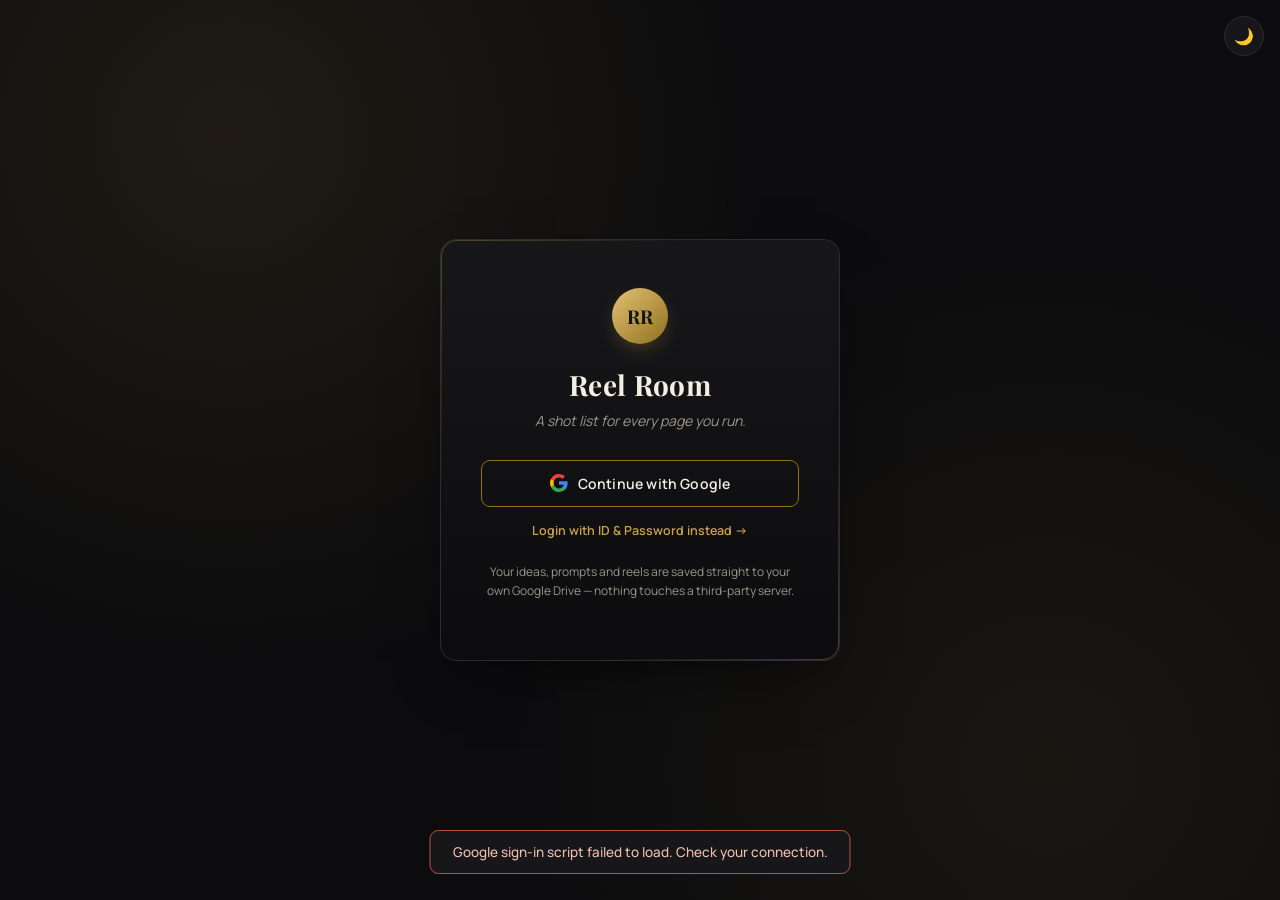
<file: index.html>
<!doctype html>
<html lang="en">
<head>
<script>
  (function(){
    try {
      var t = localStorage.getItem('rr_theme') || 'dark';
      document.documentElement.setAttribute('data-theme', t);
    } catch(e){}
  })();
</script>
<meta charset="UTF-8">
<meta name="viewport" content="width=device-width, initial-scale=1.0">
<title>Reel Room — Content Pipeline</title>
<link rel="icon" href="data:,">
<link rel="preconnect" href="https://fonts.googleapis.com">
<link href="https://fonts.googleapis.com/css2?family=Playfair+Display:wght@600;700&family=Manrope:wght@400;500;600;700&family=JetBrains+Mono:wght@400;500&display=swap" rel="stylesheet">
<link rel="stylesheet" href="style.css">
</head>
<body>

<button id="theme-toggle-btn" class="theme-toggle-fab" title="Toggle light / dark mode">🌙</button>

<!-- ===== LOGIN SCREEN ===== -->
<div id="login-screen" class="login-screen">
  <div class="login-card">
    <div class="login-mark">RR</div>
    <h1>Reel Room</h1>
    <p class="login-sub">A shot list for every page you run.</p>
    <button id="google-signin-btn" class="btn-google">
      <svg width="18" height="18" viewBox="0 0 18 18" aria-hidden="true"><path fill="#4285F4" d="M17.64 9.2c0-.64-.06-1.25-.16-1.84H9v3.48h4.84a4.14 4.14 0 0 1-1.8 2.72v2.26h2.9c1.7-1.57 2.7-3.88 2.7-6.62z"/><path fill="#34A853" d="M9 18c2.43 0 4.47-.8 5.96-2.18l-2.9-2.26c-.8.54-1.84.86-3.06.86-2.35 0-4.34-1.59-5.05-3.72H.98v2.33A9 9 0 0 0 9 18z"/><path fill="#FBBC05" d="M3.95 10.7A5.4 5.4 0 0 1 3.67 9c0-.59.1-1.17.28-1.7V4.97H.98A9 9 0 0 0 0 9c0 1.45.35 2.83.98 4.03l2.97-2.33z"/><path fill="#EA4335" d="M9 3.58c1.32 0 2.5.45 3.44 1.35l2.58-2.58C13.46.89 11.43 0 9 0A9 9 0 0 0 .98 4.97l2.97 2.33C4.66 5.17 6.65 3.58 9 3.58z"/></svg>
      Continue with Google
    </button>

    <button id="show-id-login-btn" class="link-btn">Login with ID &amp; Password instead →</button>

    <div id="id-login-form" class="id-login-form" hidden>
      <label for="id-username">Username</label>
      <input id="id-username" type="text" autocomplete="username">
      <label for="id-password">Password</label>
      <input id="id-password" type="password" autocomplete="current-password">
      <button id="id-login-btn" class="btn-primary" style="width:100%; margin-top:14px;">Log in</button>
      <button id="back-to-google-btn" class="link-btn">← Back</button>
    </div>

    <p class="login-hint">Your ideas, prompts and reels are saved straight to your own Google Drive — nothing touches a third-party server.</p>
  </div>
</div>

<!-- ===== APP SHELL ===== -->
<div id="app" class="app" hidden>

  <button id="sidebar-toggle" class="sidebar-toggle" aria-label="Toggle menu">☰</button>

  <aside class="sidebar" id="sidebar">
    <div class="sidebar-header">
      <span class="brand">Reel Room</span>
      <button id="add-page-btn" class="btn-icon" title="Add a page">+</button>
    </div>

    <div id="page-list" class="page-list"></div>

    <div class="sidebar-footer">
      <button id="theme-toggle-btn" class="theme-toggle" title="Switch theme">
        <span class="theme-icon-dark">🌙</span>
        <span class="theme-icon-light">☀️</span>
        <span id="theme-toggle-label">Dark mode</span>
      </button>
      <div id="drive-status" class="drive-status">Syncing to Drive…</div>
      <div class="account-row">
        <img id="account-avatar" class="account-avatar" alt="">
        <span id="account-name" class="account-name"></span>
      </div>
      <button id="signout-btn" class="signout-btn">Sign out</button>
    </div>
  </aside>

  <main class="main">
    <div id="empty-state" class="empty-state">
      <div class="empty-mark">＋</div>
      <h2>No page open yet</h2>
      <p>Add a Facebook page on the left to start stacking ideas for it.</p>
    </div>

    <div id="page-view" class="page-view" hidden>
      <header class="page-header">
        <div>
          <h2 id="page-title-display"></h2>
          <span class="page-sub">Content workspace</span>
        </div>
        <div class="header-actions">
          <button id="rename-page-btn" class="btn-ghost">Rename</button>
          <button id="delete-page-btn" class="btn-ghost btn-danger">Delete page</button>
        </div>
      </header>

      <nav class="tabs" role="tablist">
        <button class="tab-btn active" data-tab="ideas">Ideas</button>
        <button class="tab-btn" data-tab="master">Master Prompt</button>
        <button class="tab-btn" data-tab="uploaded">Uploaded Reels</button>
        <button class="tab-btn" data-tab="tables">Custom Tables</button>
        <button class="tab-btn" data-tab="automation">Automation</button>
      </nav>

      <!-- IDEAS TAB -->
      <section id="tab-ideas" class="tab-panel">
        <div class="panel-toolbar">
          <span id="ideas-count" class="panel-count"></span>
          <button id="add-idea-btn" class="btn-primary">+ New idea</button>
        </div>
        <div class="table-wrap">
          <table class="reel-table">
            <thead>
              <tr>
                <th class="col-code">Code</th>
                <th>Title</th>
                <th class="col-desc">Description</th>
                <th>Tags</th>
                <th>Date</th>
                <th>Time</th>
                <th>Thumb</th>
                <th>Video</th>
                <th class="col-done">Uploaded</th>
                <th class="col-actions"></th>
              </tr>
            </thead>
            <tbody id="ideas-tbody"></tbody>
          </table>
          <div id="ideas-empty" class="table-empty" hidden>No ideas yet. Add your first one above.</div>
        </div>
      </section>

      <!-- MASTER PROMPT TAB -->
      <section id="tab-master" class="tab-panel" hidden>
        <div class="master-panel">
          <label for="master-prompt-input">Master / sticky prompt for this page</label>
          <p class="field-hint">Kept separate from individual ideas — reuse it as your base style, tone or system prompt.</p>
          <textarea id="master-prompt-input" rows="12" placeholder="e.g. Write hooks in Roman Urdu, punchy first line, CTA to follow the page…"></textarea>
          <button id="save-master-btn" class="btn-primary">Save prompt</button>
          <span id="master-saved-tag" class="saved-tag" hidden>Saved ✓</span>
        </div>
      </section>

      <!-- UPLOADED REELS TAB -->
      <section id="tab-uploaded" class="tab-panel" hidden>
        <div class="table-wrap">
          <table class="reel-table">
            <thead>
              <tr>
                <th class="col-code">Code</th>
                <th>Title</th>
                <th class="col-desc">Description</th>
                <th>Tags</th>
                <th>Date</th>
                <th>Time</th>
                <th>Thumb</th>
                <th>Video</th>
                <th class="col-actions"></th>
              </tr>
            </thead>
            <tbody id="uploaded-tbody"></tbody>
          </table>
          <div id="uploaded-empty" class="table-empty" hidden>Nothing uploaded yet — tick "Uploaded" on an idea to move it here.</div>
        </div>
      </section>

      <!-- CUSTOM TABLES TAB (fully user-defined headings & content) -->
      <section id="tab-tables" class="tab-panel" hidden>
        <div class="panel-toolbar">
          <span class="panel-count">Build your own table — any headings, any content</span>
          <button id="add-table-btn" class="btn-primary">+ New table</button>
        </div>
        <div id="custom-tables-list" class="custom-tables-list"></div>
      </section>

      <!-- AUTOMATION TAB — link a real Facebook Page, auto-publish on schedule -->
      <section id="tab-automation" class="tab-panel" hidden>
        <div id="automation-locked" class="master-panel" hidden>
          <label>Automation needs backend login</label>
          <p class="field-hint">
            Auto-publishing runs on a schedule, in the background — that only works through
            the ID &amp; Password login mode. Sign out and log back in with
            "Login with ID &amp; Password instead" to set this up.
          </p>
        </div>
        <div id="automation-panel" class="master-panel" hidden>
          <label>Facebook Page connection</label>
          <p id="automation-status" class="field-hint">Checking…</p>
          <button id="fb-connect-btn" class="btn-primary">Connect Facebook Page</button>
          <button id="fb-unlink-btn" class="btn-ghost btn-danger" hidden>Disconnect</button>
          <p class="field-hint" style="margin-top:18px;">
            Once connected, any idea whose <strong>Scheduled date</strong> is today will be
            posted automatically as a Reel (if it has a video) or a photo post (if it only
            has a thumbnail) — once a day, no manual work needed.
          </p>
        </div>
      </section>
    </div>
  </main>
</div>

<!-- ===== ADD/EDIT IDEA MODAL ===== -->
<div id="idea-modal" class="modal" hidden>
  <div class="modal-card">
    <h3 id="modal-title">New idea</h3>

    <label for="f-title">Title</label>
    <input id="f-title" type="text" placeholder="e.g. Behind the scenes reel">

    <label for="f-desc">Description</label>
    <textarea id="f-desc" rows="3" placeholder="What happens in this reel…"></textarea>

    <label for="f-hashtags">Hashtags</label>
    <input id="f-hashtags" type="text" placeholder="#reels #fbpage #trending">

    <label for="f-date">Scheduled date</label>
    <input id="f-date" type="date">

    <label for="f-time">Scheduled time</label>
    <input id="f-time" type="time">
    <p class="field-hint" style="margin-top:4px;">Used by auto-publish — posts within ~30 minutes of this time.</p>

    <div class="field-row">
      <div class="field-col">
        <label for="f-thumb">Thumbnail</label>
        <input id="f-thumb" type="file" accept="image/*">
        <div id="thumb-preview" class="file-preview" hidden></div>
      </div>
      <div class="field-col">
        <label for="f-video">Video</label>
        <input id="f-video" type="file" accept="video/*">
        <div id="video-preview" class="file-preview" hidden></div>
      </div>
    </div>

    <div id="upload-progress" class="upload-progress" hidden>Uploading to Drive…</div>

    <div class="modal-actions">
      <button id="modal-cancel" class="btn-ghost">Cancel</button>
      <button id="modal-save" class="btn-primary">Save idea</button>
    </div>
  </div>
</div>

<!-- ===== GENERIC PROMPT/CONFIRM MODAL (replaces native browser popups) ===== -->
<div id="generic-modal" class="modal" hidden>
  <div class="modal-card small">
    <h3 id="generic-modal-title">Title</h3>
    <p id="generic-modal-message" class="generic-modal-message" hidden></p>
    <input id="generic-modal-input" type="text" hidden>
    <div class="modal-actions">
      <button id="generic-modal-cancel" class="btn-ghost">Cancel</button>
      <button id="generic-modal-confirm" class="btn-primary">OK</button>
    </div>
  </div>
</div>

<!-- ===== VIDEO PREVIEW MODAL ===== -->
<div id="video-modal" class="modal" hidden>
  <div class="modal-card video-modal-card">
    <div class="video-modal-header">
      <h3>Video preview</h3>
      <button id="video-modal-close" class="icon-btn" title="Close">✕</button>
    </div>
    <video id="video-modal-player" controls autoplay></video>
  </div>
</div>

<div id="toast" class="toast" hidden></div>

<script src="https://accounts.google.com/gsi/client" async defer></script>
<script src="config.js"></script>
<script src="app.js"></script>
</body>
</html>
</file>
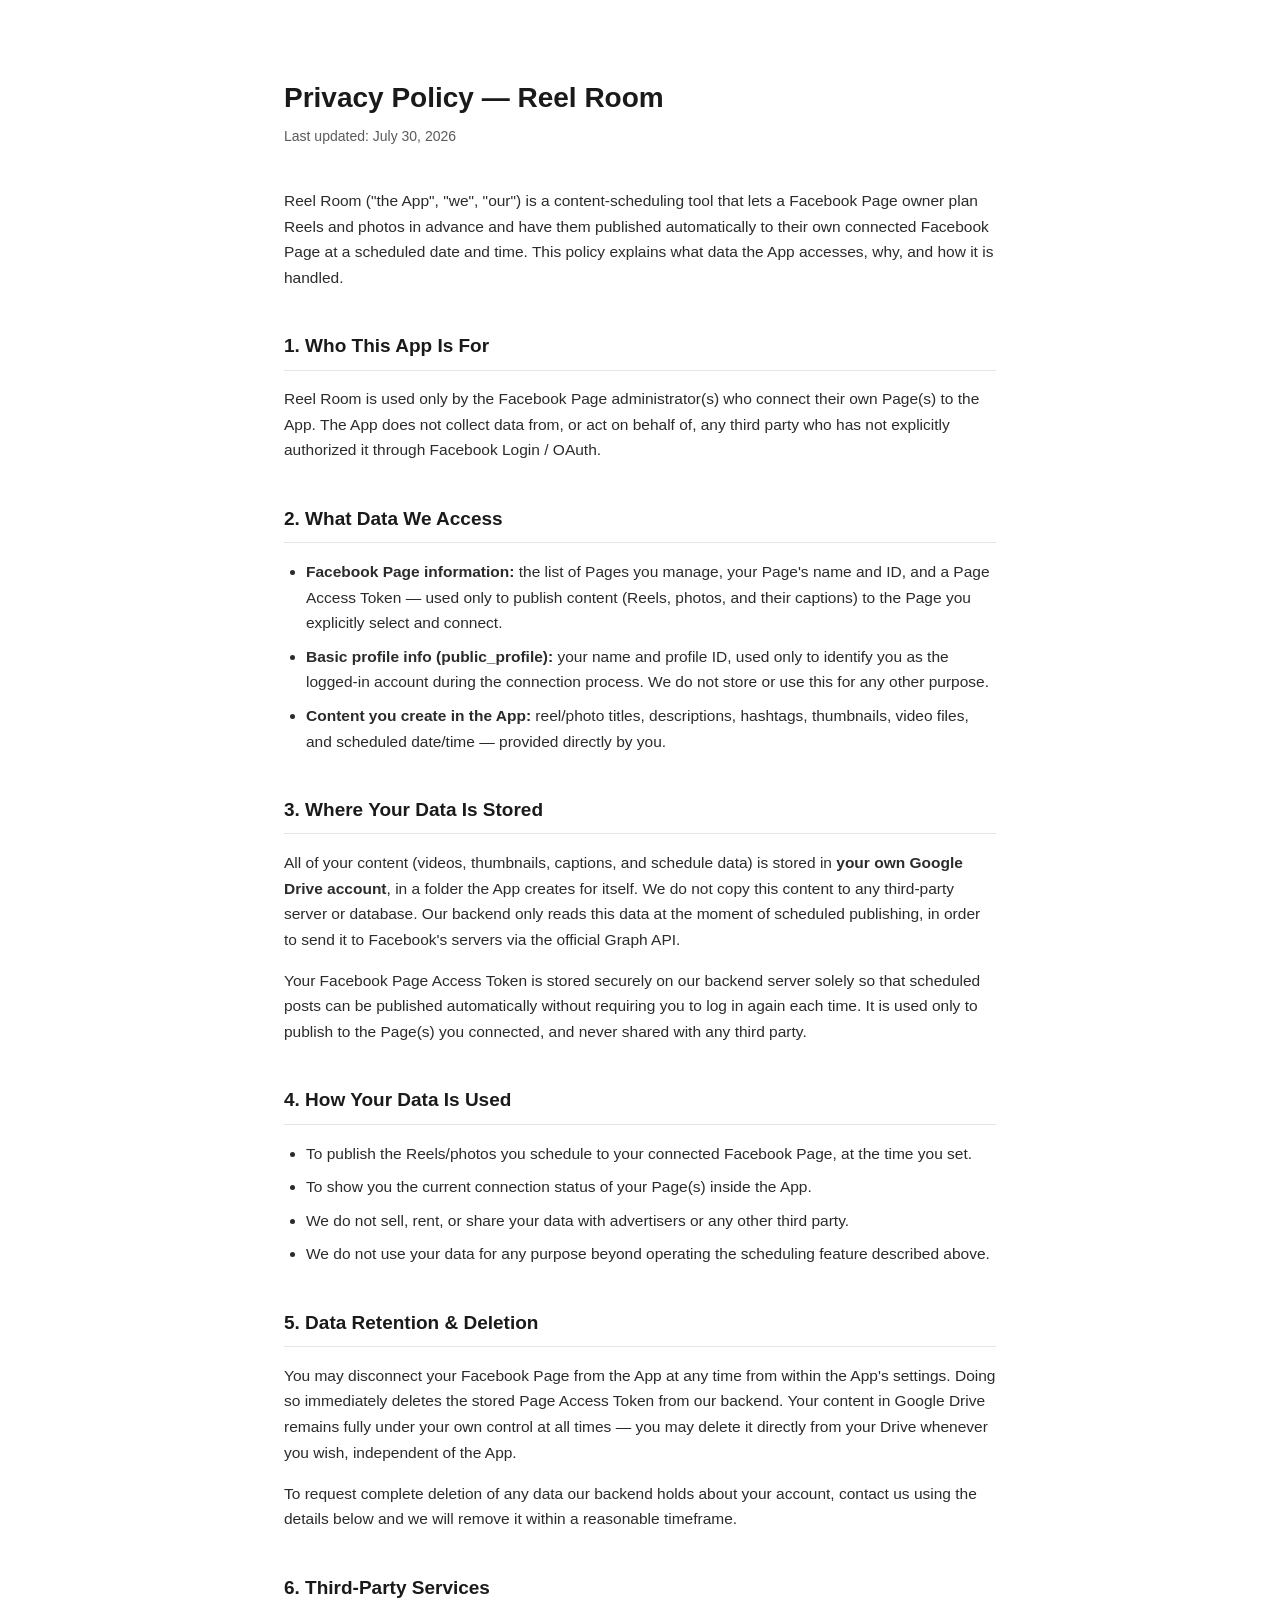
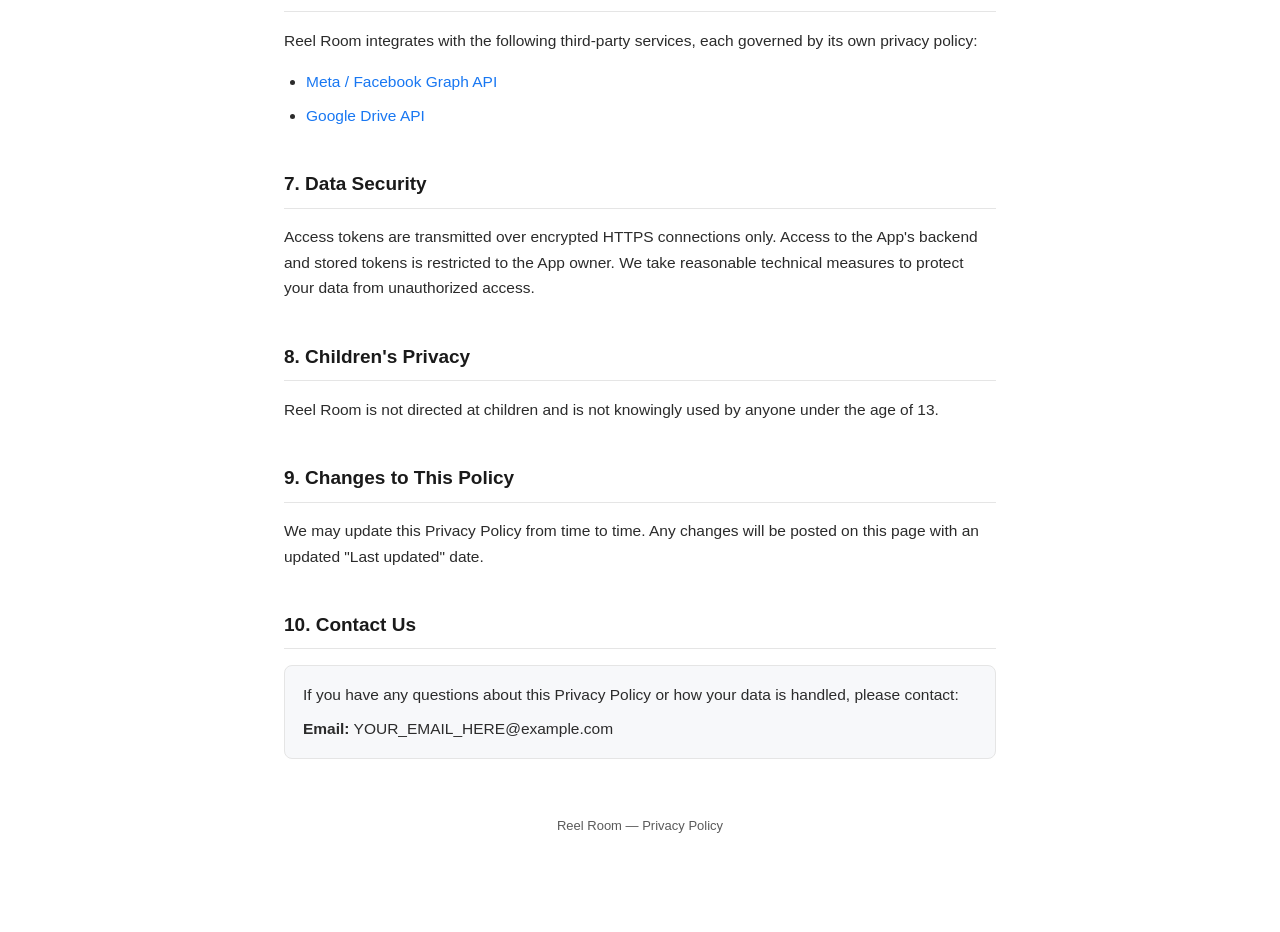
<file: privacy.html>
<!DOCTYPE html>
<html lang="en">
<head>
<meta charset="UTF-8">
<meta name="viewport" content="width=device-width, initial-scale=1.0">
<title>Privacy Policy — Reel Room</title>
<style>
  :root {
    --bg: #ffffff;
    --text: #1a1a1a;
    --muted: #5a5a5a;
    --accent: #1877f2;
    --border: #e5e5e5;
  }
  * { box-sizing: border-box; }
  body {
    margin: 0;
    font-family: -apple-system, BlinkMacSystemFont, "Segoe UI", Roboto, Helvetica, Arial, sans-serif;
    color: var(--text);
    background: var(--bg);
    line-height: 1.65;
  }
  .wrap {
    max-width: 760px;
    margin: 0 auto;
    padding: 56px 24px 96px;
  }
  h1 {
    font-size: 28px;
    margin-bottom: 4px;
  }
  .updated {
    color: var(--muted);
    font-size: 14px;
    margin-bottom: 40px;
  }
  h2 {
    font-size: 19px;
    margin-top: 40px;
    margin-bottom: 12px;
    padding-bottom: 8px;
    border-bottom: 1px solid var(--border);
  }
  p, li {
    font-size: 15.5px;
    color: #2b2b2b;
  }
  ul {
    padding-left: 22px;
  }
  li {
    margin-bottom: 8px;
  }
  a {
    color: var(--accent);
    text-decoration: none;
  }
  a:hover {
    text-decoration: underline;
  }
  .contact-box {
    margin-top: 16px;
    padding: 16px 18px;
    background: #f7f8fa;
    border-radius: 8px;
    border: 1px solid var(--border);
  }
  .footer-note {
    margin-top: 56px;
    font-size: 13px;
    color: var(--muted);
    text-align: center;
  }
</style>
</head>
<body>
<div class="wrap">

  <h1>Privacy Policy — Reel Room</h1>
  <div class="updated">Last updated: July 30, 2026</div>

  <p>
    Reel Room ("the App", "we", "our") is a content-scheduling tool that lets a
    Facebook Page owner plan Reels and photos in advance and have them published
    automatically to their own connected Facebook Page at a scheduled date and
    time. This policy explains what data the App accesses, why, and how it is
    handled.
  </p>

  <h2>1. Who This App Is For</h2>
  <p>
    Reel Room is used only by the Facebook Page administrator(s) who connect
    their own Page(s) to the App. The App does not collect data from, or act on
    behalf of, any third party who has not explicitly authorized it through
    Facebook Login / OAuth.
  </p>

  <h2>2. What Data We Access</h2>
  <ul>
    <li>
      <strong>Facebook Page information:</strong> the list of Pages you manage,
      your Page's name and ID, and a Page Access Token — used only to publish
      content (Reels, photos, and their captions) to the Page you explicitly
      select and connect.
    </li>
    <li>
      <strong>Basic profile info (public_profile):</strong> your name and
      profile ID, used only to identify you as the logged-in account during
      the connection process. We do not store or use this for any other
      purpose.
    </li>
    <li>
      <strong>Content you create in the App:</strong> reel/photo titles,
      descriptions, hashtags, thumbnails, video files, and scheduled
      date/time — provided directly by you.
    </li>
  </ul>

  <h2>3. Where Your Data Is Stored</h2>
  <p>
    All of your content (videos, thumbnails, captions, and schedule data) is
    stored in <strong>your own Google Drive account</strong>, in a folder the
    App creates for itself. We do not copy this content to any third-party
    server or database. Our backend only reads this data at the moment of
    scheduled publishing, in order to send it to Facebook's servers via the
    official Graph API.
  </p>
  <p>
    Your Facebook Page Access Token is stored securely on our backend server
    solely so that scheduled posts can be published automatically without
    requiring you to log in again each time. It is used only to publish to the
    Page(s) you connected, and never shared with any third party.
  </p>

  <h2>4. How Your Data Is Used</h2>
  <ul>
    <li>To publish the Reels/photos you schedule to your connected Facebook Page, at the time you set.</li>
    <li>To show you the current connection status of your Page(s) inside the App.</li>
    <li>We do not sell, rent, or share your data with advertisers or any other third party.</li>
    <li>We do not use your data for any purpose beyond operating the scheduling feature described above.</li>
  </ul>

  <h2>5. Data Retention & Deletion</h2>
  <p>
    You may disconnect your Facebook Page from the App at any time from within
    the App's settings. Doing so immediately deletes the stored Page Access
    Token from our backend. Your content in Google Drive remains fully under
    your own control at all times — you may delete it directly from your Drive
    whenever you wish, independent of the App.
  </p>
  <p>
    To request complete deletion of any data our backend holds about your
    account, contact us using the details below and we will remove it within
    a reasonable timeframe.
  </p>

  <h2>6. Third-Party Services</h2>
  <p>
    Reel Room integrates with the following third-party services, each
    governed by its own privacy policy:
  </p>
  <ul>
    <li><a href="https://www.facebook.com/privacy/policy/" target="_blank" rel="noopener">Meta / Facebook Graph API</a></li>
    <li><a href="https://policies.google.com/privacy" target="_blank" rel="noopener">Google Drive API</a></li>
  </ul>

  <h2>7. Data Security</h2>
  <p>
    Access tokens are transmitted over encrypted HTTPS connections only.
    Access to the App's backend and stored tokens is restricted to the App
    owner. We take reasonable technical measures to protect your data from
    unauthorized access.
  </p>

  <h2>8. Children's Privacy</h2>
  <p>
    Reel Room is not directed at children and is not knowingly used by anyone
    under the age of 13.
  </p>

  <h2>9. Changes to This Policy</h2>
  <p>
    We may update this Privacy Policy from time to time. Any changes will be
    posted on this page with an updated "Last updated" date.
  </p>

  <h2>10. Contact Us</h2>
  <div class="contact-box">
    <p style="margin:0;">
      If you have any questions about this Privacy Policy or how your data is
      handled, please contact:
    </p>
    <p style="margin:8px 0 0;">
      <strong>Email:</strong> YOUR_EMAIL_HERE@example.com
    </p>
  </div>

  <div class="footer-note">
    Reel Room — Privacy Policy
  </div>

</div>
</body>
</html>
</file>
<file: style.css>
/* ===========================================================
   Reel Room — Luxury Edition
   Deep black + antique gold, Playfair Display / Manrope / Mono
=========================================================== */
:root {
    --bg: #0C0C0E;
    --bg-elev: #17171A;
    --bg-elev-2: #1F1F23;
    --line: #2C2C31;
    --line-soft: #232327;

    --gold: #C9A24B;
    --gold-bright: #E4C173;
    --gold-deep: #8F711F;
    --gold-soft: rgba(201, 162, 75, 0.14);

    --ivory: #F3EFE4;
    --text: #E9E6DC;
    --text-dim: #9A968A;

    --emerald: #4C9A73;
    --emerald-soft: rgba(76, 154, 115, 0.16);
    --brick: #B5543F;
    --brick-soft: rgba(181, 84, 63, 0.16);

    --radius: 12px;
    --radius-lg: 16px;
    --shadow: 0 24px 60px -24px rgba(0, 0, 0, 0.7);
    --shadow-gold: 0 8px 24px -8px rgba(201, 162, 75, 0.45);

    --font-display: 'Playfair Display', serif;
    --font-body: 'Manrope', sans-serif;
    --font-mono: 'JetBrains Mono', monospace;

    /* Sidebar stays a constant dark luxury tone in BOTH themes for brand consistency */
    --sidebar-bg: #0A0A0B;
    --sidebar-elev: #1C1C1F;
    --sidebar-line: #2C2C31;
    --sidebar-text: #E9E6DC;
    --sidebar-text-dim: #9A968A;
    --sidebar-avatar-bg: #232327;
}

[data-theme="light"] {
    --bg: #F7F3E8;
    --bg-elev: #FFFFFF;
    --bg-elev-2: #F2ECDA;
    --line: #E3DAC0;
    --line-soft: #ECE5D2;

    --gold: #A9762E;
    --gold-bright: #C9932F;
    --gold-deep: #7C5D22;
    --gold-soft: rgba(169, 118, 46, 0.12);

    --ivory: #211C12;
    --text: #2B2318;
    --text-dim: #7C7361;

    --emerald: #2F7A56;
    --emerald-soft: rgba(47, 122, 86, 0.14);
    --brick: #A34633;
    --brick-soft: rgba(163, 70, 51, 0.12);

    --shadow: 0 20px 50px -22px rgba(60, 50, 20, 0.22);
    --shadow-gold: 0 8px 22px -10px rgba(169, 118, 46, 0.35);
}

* {
    box-sizing: border-box;
}

html,
body {
    height: 100%;
}

[hidden] {
    display: none !important;
}

/* Premium interaction polish — applies everywhere */
button {
    transition: transform .12s ease, background .15s ease, border-color .15s ease, box-shadow .15s ease, color .15s ease;
}

button:not(.check-toggle):not(.col-del-btn):active {
    transform: scale(0.96);
}

input,
textarea {
    transition: border-color .15s ease, box-shadow .15s ease;
}

input:focus,
textarea:focus {
    box-shadow: 0 0 0 3px rgba(201, 162, 75, 0.15);
    border-color: var(--gold-deep);
}

body {
    margin: 0;
    font-family: var(--font-body);
    background: var(--bg);
    color: var(--text);
    -webkit-font-smoothing: antialiased;
    transition: background-color .25s ease, color .25s ease;
}

h1,
h2,
h3 {
    font-family: var(--font-display);
    margin: 0;
    color: var(--ivory);
    font-weight: 700;
    letter-spacing: 0.2px;
}

button {
    font-family: inherit;
    cursor: pointer;
}

input,
textarea {
    font-family: inherit;
}

::selection {
    background: var(--gold-soft);
    color: var(--ivory);
}

:focus-visible {
    outline: 1.5px solid var(--gold);
    outline-offset: 2px;
}

::-webkit-scrollbar {
    width: 10px;
    height: 10px;
}

::-webkit-scrollbar-track {
    background: var(--bg-elev);
}

::-webkit-scrollbar-thumb {
    background: var(--line);
    border-radius: 8px;
}

::-webkit-scrollbar-thumb:hover {
    background: var(--gold-deep);
}

/* ===================== ANIMATIONS ===================== */
@keyframes fadeIn {
    from {
        opacity: 0;
    }

    to {
        opacity: 1;
    }
}

@keyframes fadeInUp {
    from {
        opacity: 0;
        transform: translateY(8px);
    }

    to {
        opacity: 1;
        transform: translateY(0);
    }
}

@keyframes modalPop {
    from {
        opacity: 0;
        transform: scale(0.94) translateY(8px);
    }

    to {
        opacity: 1;
        transform: scale(1) translateY(0);
    }
}

@keyframes toastUp {
    from {
        opacity: 0;
        transform: translate(-50%, 12px);
    }

    to {
        opacity: 1;
        transform: translate(-50%, 0);
    }
}

@keyframes spin {
    to {
        transform: rotate(360deg);
    }
}

.page-view,
.tab-panel {
    animation: fadeInUp .28s ease;
}

/* ===================== THEME TOGGLE ===================== */
.theme-toggle-fab {
    position: fixed;
    top: 16px;
    right: 16px;
    z-index: 70;
    width: 40px;
    height: 40px;
    border-radius: 50%;
    background: var(--bg-elev);
    border: 1px solid var(--line);
    color: var(--gold);
    font-size: 16px;
    display: flex;
    align-items: center;
    justify-content: center;
    box-shadow: var(--shadow);
}

.theme-toggle-fab:hover {
    border-color: var(--gold-deep);
    box-shadow: var(--shadow-gold);
    transform: translateY(-1px) scale(1.04);
}

/* ===================== LOGIN ===================== */
.login-screen {
    min-height: 100vh;
    display: flex;
    align-items: center;
    justify-content: center;
    background:
        radial-gradient(circle at 18% 15%, rgba(201, 162, 75, 0.10), transparent 42%),
        radial-gradient(circle at 82% 85%, rgba(201, 162, 75, 0.07), transparent 42%),
        var(--bg);
    padding: 24px;
}

.login-card {
    background: linear-gradient(180deg, var(--bg-elev) 0%, var(--bg) 100%);
    border: 1px solid var(--line);
    border-radius: var(--radius-lg);
    padding: 48px 40px;
    max-width: 400px;
    width: 100%;
    text-align: center;
    box-shadow: var(--shadow);
    position: relative;
    animation: modalPop .35s cubic-bezier(.2, .9, .3, 1.2);
}

.login-card::before {
    content: "";
    position: absolute;
    inset: 0;
    border-radius: var(--radius-lg);
    padding: 1px;
    background: linear-gradient(135deg, var(--gold) 0%, transparent 30%, transparent 70%, var(--gold) 100%);
    -webkit-mask: linear-gradient(#fff 0 0) content-box, linear-gradient(#fff 0 0);
    -webkit-mask-composite: xor;
    mask-composite: exclude;
    opacity: 0.35;
    pointer-events: none;
}

.login-mark {
    width: 56px;
    height: 56px;
    margin: 0 auto 22px;
    border-radius: 50%;
    background: linear-gradient(135deg, var(--gold-bright), var(--gold-deep));
    color: #141414;
    font-family: var(--font-display);
    font-weight: 700;
    font-size: 19px;
    display: flex;
    align-items: center;
    justify-content: center;
    letter-spacing: 0.5px;
    box-shadow: var(--shadow-gold);
}

.login-card h1 {
    font-size: 28px;
    margin-bottom: 8px;
    letter-spacing: 0.3px;
}

.login-sub {
    color: var(--text-dim);
    margin: 0 0 30px;
    font-size: 14px;
    font-style: italic;
}

.btn-google {
    width: 100%;
    display: flex;
    align-items: center;
    justify-content: center;
    gap: 10px;
    padding: 13px 16px;
    border-radius: 9px;
    border: 1px solid var(--gold-deep);
    background: transparent;
    font-weight: 600;
    font-size: 14px;
    color: var(--ivory);
    transition: all .2s ease;
    letter-spacing: 0.2px;
}

.btn-google:hover {
    background: var(--gold-soft);
    border-color: var(--gold);
    box-shadow: var(--shadow-gold);
    transform: translateY(-1px);
}

.login-hint {
    margin-top: 22px;
    font-size: 12px;
    line-height: 1.6;
    color: var(--text-dim);
}

.link-btn {
    background: none;
    border: none;
    color: var(--gold);
    font-size: 12.5px;
    font-weight: 600;
    margin-top: 14px;
    text-align: center;
    width: 100%;
}

.link-btn:hover {
    color: var(--gold-bright);
    text-decoration: underline;
}

.id-login-form {
    margin-top: 16px;
    text-align: left;
}

.id-login-form label {
    display: block;
    font-size: 12px;
    font-weight: 700;
    color: var(--gold-bright);
    letter-spacing: 0.3px;
    text-transform: uppercase;
    margin: 12px 0 6px;
}

.id-login-form input {
    width: 100%;
    border: 1px solid var(--line);
    border-radius: 8px;
    padding: 10px 12px;
    font-size: 13.5px;
    background: var(--bg);
    color: var(--text);
}

.id-login-form input:focus {
    border-color: var(--gold-deep);
}

.video-modal-card {
    max-width: 640px;
    padding: 20px;
}

.video-modal-header {
    display: flex;
    align-items: center;
    justify-content: space-between;
    margin-bottom: 14px;
}

.video-modal-header h3 {
    font-size: 17px;
}

#video-modal-player {
    width: 100%;
    max-height: 70vh;
    border-radius: 10px;
    background: #000;
    display: block;
}

.link-btn{
  background:none; border:none; color:var(--gold);
  font-size:12.5px; font-weight:600; margin-top:14px;
  text-align:center; width:100%;
}
.link-btn:hover{ color:var(--gold-bright); text-decoration:underline; }

.id-login-form{ margin-top:16px; text-align:left; }
.id-login-form label{ display:block; font-size:12px; font-weight:700; color:var(--gold-bright); letter-spacing:0.3px; text-transform:uppercase; margin:12px 0 6px; }
.id-login-form input{
  width:100%; border:1px solid var(--line); border-radius:8px; padding:10px 12px;
  font-size:13.5px; background:var(--bg); color:var(--text);
}
.id-login-form input:focus{ border-color:var(--gold-deep); }

.video-modal-card{ max-width:640px; padding:20px; }
.video-modal-header{ display:flex; align-items:center; justify-content:space-between; margin-bottom:14px; }
.video-modal-header h3{ font-size:17px; }
#video-modal-player{ width:100%; max-height:70vh; border-radius:10px; background:#000; display:block; }

/* ===================== APP SHELL ===================== */
.app {
    display: flex;
    min-height: 100vh;
}

.sidebar-toggle {
    display: none;
    position: fixed;
    top: 14px;
    left: 14px;
    z-index: 40;
    width: 38px;
    height: 38px;
    border-radius: 9px;
    background: var(--bg-elev);
    color: var(--gold);
    border: 1px solid var(--line);
    font-size: 16px;
}

.sidebar {
    width: 278px;
    flex: none;
    background: var(--sidebar-bg);
    border-right: 1px solid var(--sidebar-line);
    color: var(--sidebar-text);
    display: flex;
    flex-direction: column;
    padding: 22px 16px;
    position: sticky;
    top: 0;
    height: 100vh;
}

.sidebar-header {
    display: flex;
    align-items: center;
    justify-content: space-between;
    margin-bottom: 22px;
    padding: 0 4px;
}

.brand {
    font-family: var(--font-display);
    font-weight: 700;
    font-size: 19px;
    letter-spacing: 0.3px;
    color: var(--sidebar-text);
}

.btn-icon {
    width: 28px;
    height: 28px;
    border-radius: 7px;
    background: var(--gold-soft);
    border: 1px solid var(--gold-deep);
    color: var(--gold-bright);
    font-size: 16px;
    line-height: 1;
    display: flex;
    align-items: center;
    justify-content: center;
}

.btn-icon:hover {
    background: var(--gold-deep);
    color: #141414;
}

.page-list {
    flex: 1;
    overflow-y: auto;
    display: flex;
    flex-direction: column;
    gap: 5px;
    margin: 0 -6px;
    padding: 0 6px;
}

.page-card {
    display: flex;
    align-items: center;
    gap: 11px;
    padding: 10px 11px;
    border-radius: 9px;
    cursor: pointer;
    border: 1px solid transparent;
    border-left: 2px solid transparent;
    transition: all .15s ease;
    animation: fadeInUp .2s ease;
}

.page-card:hover {
    background: var(--sidebar-elev);
}

.page-card.active {
    background: var(--gold-soft);
    border-left-color: var(--gold);
}

.page-avatar {
    width: 32px;
    height: 32px;
    border-radius: 8px;
    flex: none;
    background: linear-gradient(135deg, var(--gold-bright), var(--gold-deep));
    color: #141414;
    font-family: var(--font-display);
    font-weight: 700;
    font-size: 13px;
    display: flex;
    align-items: center;
    justify-content: center;
}

.page-card-info {
    min-width: 0;
    flex: 1;
}

.page-card-name {
    font-size: 13.5px;
    font-weight: 600;
    white-space: nowrap;
    overflow: hidden;
    text-overflow: ellipsis;
    color: var(--sidebar-text);
}

.page-card-meta {
    font-size: 10.5px;
    color: var(--sidebar-text-dim);
    font-family: var(--font-mono);
    letter-spacing: 0.3px;
}

.sidebar-footer {
    border-top: 1px solid var(--sidebar-line);
    padding-top: 16px;
    margin-top: 12px;
}

.drive-status {
    font-size: 10.5px;
    color: var(--gold-bright);
    font-family: var(--font-mono);
    margin-bottom: 14px;
    letter-spacing: 0.3px;
}

.drive-status.err {
    color: #E8998B;
}

.account-row {
    display: flex;
    align-items: center;
    gap: 9px;
    margin-bottom: 12px;
}

.account-avatar {
    width: 28px;
    height: 28px;
    border-radius: 50%;
    background: var(--sidebar-avatar-bg);
    border: 1px solid var(--sidebar-line);
}

.account-name {
    font-size: 12.5px;
    color: var(--sidebar-text);
    white-space: nowrap;
    overflow: hidden;
    text-overflow: ellipsis;
}

.signout-btn {
    width: 100%;
    padding: 9px;
    border-radius: 8px;
    background: transparent;
    border: 1px solid var(--sidebar-line);
    color: var(--sidebar-text-dim);
    font-size: 12px;
    font-weight: 600;
    letter-spacing: 0.2px;
}

.signout-btn:hover {
    background: var(--brick-soft);
    border-color: var(--brick);
    color: var(--sidebar-text);
}

/* ===================== MAIN ===================== */
.main {
    flex: 1;
    min-width: 0;
    padding: 36px 44px;
}

.empty-state {
    height: 70vh;
    display: flex;
    flex-direction: column;
    align-items: center;
    justify-content: center;
    text-align: center;
    color: var(--text-dim);
}

.empty-mark {
    width: 56px;
    height: 56px;
    border-radius: 50%;
    border: 1.5px dashed var(--gold-deep);
    display: flex;
    align-items: center;
    justify-content: center;
    font-size: 22px;
    color: var(--gold);
    margin-bottom: 16px;
}

.empty-state h2 {
    font-size: 20px;
    margin-bottom: 8px;
}

.empty-state p {
    max-width: 280px;
    font-size: 14px;
}

.page-header {
    display: flex;
    align-items: flex-start;
    justify-content: space-between;
    gap: 16px;
    margin-bottom: 8px;
    flex-wrap: wrap;
}

.page-header h2 {
    font-size: 27px;
}

.page-sub {
    font-size: 11.5px;
    font-family: var(--font-mono);
    color: var(--gold);
    letter-spacing: 0.5px;
    text-transform: uppercase;
}

.header-actions {
    display: flex;
    gap: 8px;
}

.btn-ghost {
    padding: 9px 16px;
    border-radius: 8px;
    font-size: 13px;
    font-weight: 600;
    background: transparent;
    border: 1px solid var(--line);
    color: var(--text);
    transition: all .15s ease;
}

.btn-ghost:hover {
    background: var(--bg-elev);
    border-color: var(--gold-deep);
    color: var(--gold-bright);
}

.btn-danger {
    color: var(--brick);
    border-color: rgba(181, 84, 63, 0.4);
}

.btn-danger:hover {
    background: var(--brick-soft);
    border-color: var(--brick);
    color: #E8998B;
}

.btn-primary {
    padding: 10px 18px;
    border-radius: 8px;
    font-size: 13.5px;
    font-weight: 700;
    background: linear-gradient(135deg, var(--gold-bright), var(--gold-deep));
    color: #141414;
    border: none;
    letter-spacing: 0.2px;
    transition: all .15s ease;
}

.btn-primary:hover {
    box-shadow: var(--shadow-gold);
    transform: translateY(-1px);
}

.btn-primary:disabled {
    opacity: 0.5;
    cursor: not-allowed;
    transform: none;
    box-shadow: none;
}

.btn-primary.btn-danger-solid {
    background: linear-gradient(135deg, #C1604A, var(--brick));
    color: #fff;
}

.btn-primary.btn-danger-solid:hover {
    box-shadow: 0 8px 24px -8px rgba(181, 84, 63, 0.5);
}

.tabs {
    display: flex;
    gap: 4px;
    border-bottom: 1px solid var(--line);
    margin: 26px 0 22px;
}

.tab-btn {
    padding: 11px 4px;
    margin-right: 26px;
    background: none;
    border: none;
    font-size: 13.5px;
    font-weight: 600;
    color: var(--text-dim);
    letter-spacing: 0.2px;
    border-bottom: 2px solid transparent;
    margin-bottom: -1px;
    transition: color .15s ease;
}

.tab-btn:hover {
    color: var(--ivory);
}

.tab-btn.active {
    color: var(--gold-bright);
    border-bottom-color: var(--gold);
}

.panel-toolbar {
    display: flex;
    align-items: center;
    justify-content: space-between;
    margin-bottom: 16px;
}

.panel-count {
    font-family: var(--font-mono);
    font-size: 11.5px;
    color: var(--text-dim);
    letter-spacing: 0.3px;
}

/* ===================== TABLE ===================== */
.table-wrap {
    background: var(--bg-elev);
    border: 1px solid var(--line);
    border-radius: var(--radius);
    overflow-x: auto;
    box-shadow: var(--shadow);
}

.reel-table {
    width: 100%;
    border-collapse: collapse;
    min-width: 840px;
}

.reel-table th {
    text-align: left;
    font-size: 10.5px;
    letter-spacing: 0.6px;
    text-transform: uppercase;
    color: var(--gold);
    font-weight: 700;
    padding: 14px 16px;
    border-bottom: 1px solid var(--line);
    white-space: nowrap;
    background: var(--bg-elev-2);
}

.reel-table td {
    padding: 13px 16px;
    border-bottom: 1px solid var(--line-soft);
    vertical-align: middle;
    font-size: 13.5px;
}

.reel-table tr:last-child td {
    border-bottom: none;
}

.reel-table tr:hover td {
    background: rgba(201, 162, 75, 0.04);
}

.col-code {
    width: 100px;
}

.col-desc {
    min-width: 220px;
}

.col-done {
    width: 80px;
    text-align: center;
}

.col-actions {
    width: 44px;
}

.idea-code {
    font-family: var(--font-mono);
    font-size: 11.5px;
    color: var(--gold-bright);
    background: rgba(201, 162, 75, 0.10);
    padding: 3px 8px;
    border-radius: 5px;
    border: 1px solid rgba(201, 162, 75, 0.25);
    letter-spacing: 0.3px;
}

.idea-title {
    font-weight: 700;
    color: var(--ivory);
}

.idea-desc {
    color: var(--text-dim);
    max-width: 260px;
    overflow: hidden;
    text-overflow: ellipsis;
    white-space: nowrap;
}

.idea-tags {
    font-family: var(--font-mono);
    font-size: 11.5px;
    color: var(--emerald);
}

.idea-date {
    font-family: var(--font-mono);
    font-size: 11.5px;
    color: var(--text-dim);
}

.thumb-thumbnail {
    width: 46px;
    height: 46px;
    border-radius: 7px;
    object-fit: cover;
    background: var(--bg-elev-2);
    display: block;
    border: 1px solid var(--line);
}

.thumb-placeholder {
    width: 46px;
    height: 46px;
    border-radius: 7px;
    background: var(--bg-elev-2);
    border: 1px dashed var(--line);
}

.video-link {
    font-size: 11.5px;
    font-weight: 700;
    color: var(--gold-bright);
    text-decoration: none;
    border-bottom: 1px solid var(--gold-deep);
    letter-spacing: 0.2px;
}

.video-link:hover {
    color: var(--gold);
}

.video-none {
    font-size: 12px;
    color: var(--text-dim);
}

.check-toggle {
    width: 19px;
    height: 19px;
    accent-color: var(--emerald);
    cursor: pointer;
}

.row-actions {
    display: flex;
    gap: 6px;
}

.icon-btn {
    width: 27px;
    height: 27px;
    border-radius: 7px;
    border: 1px solid var(--line);
    background: var(--bg-elev-2);
    font-size: 12.5px;
    display: flex;
    align-items: center;
    justify-content: center;
    color: var(--text-dim);
}

.icon-btn:hover {
    background: var(--gold-soft);
    border-color: var(--gold-deep);
    color: var(--gold-bright);
}

.icon-btn.danger:hover {
    background: var(--brick-soft);
    border-color: var(--brick);
    color: #E8998B;
}

.table-empty {
    padding: 40px;
    text-align: center;
    color: var(--text-dim);
    font-size: 13.5px;
}

/* status accent strip */
.reel-table tbody tr {
    border-left: 3px solid var(--gold);
}

.reel-table tbody tr.done {
    border-left-color: var(--emerald);
}

/* ===================== MASTER PROMPT ===================== */
.master-panel {
    background: var(--bg-elev);
    border: 1px solid var(--line);
    border-radius: var(--radius);
    padding: 26px;
    max-width: 740px;
    box-shadow: var(--shadow);
}

.master-panel label {
    font-weight: 700;
    font-size: 13.5px;
    color: var(--gold-bright);
    letter-spacing: 0.2px;
}

.field-hint {
    font-size: 12px;
    color: var(--text-dim);
    margin: 5px 0 14px;
}

.master-panel textarea {
    width: 100%;
    border: 1px solid var(--line);
    border-radius: 9px;
    padding: 14px;
    font-family: var(--font-mono);
    font-size: 13px;
    line-height: 1.7;
    resize: vertical;
    background: var(--bg);
    color: var(--text);
    margin-bottom: 16px;
}

.master-panel textarea:focus {
    border-color: var(--gold-deep);
}

.saved-tag {
    margin-left: 14px;
    color: var(--emerald);
    font-size: 12.5px;
    font-weight: 700;
}

/* ===================== MODAL ===================== */
.modal {
    position: fixed;
    inset: 0;
    background: rgba(6, 6, 7, 0.72);
    backdrop-filter: blur(3px);
    display: flex;
    align-items: center;
    justify-content: center;
    z-index: 50;
    padding: 20px;
    animation: fadeIn .15s ease;
}

.modal-card {
    background: linear-gradient(180deg, var(--bg-elev) 0%, var(--bg-elev) 100%);
    border: 1px solid var(--line);
    border-radius: 16px;
    padding: 28px 28px 24px;
    max-width: 500px;
    width: 100%;
    max-height: 90vh;
    overflow-y: auto;
    box-shadow: var(--shadow);
    animation: modalPop .2s cubic-bezier(.2, .9, .3, 1.2);
}

.modal-card.small {
    max-width: 380px;
}

.generic-modal-message {
    font-size: 13.5px;
    color: var(--text-dim);
    line-height: 1.6;
    margin: 6px 0 4px;
}

#generic-modal-input {
    margin-top: 6px;
}

.modal-card h3 {
    font-size: 20px;
    margin-bottom: 18px;
}

.modal-card label {
    display: block;
    font-size: 12px;
    font-weight: 700;
    color: var(--gold-bright);
    letter-spacing: 0.3px;
    text-transform: uppercase;
    margin: 14px 0 6px;
}

.modal-card input[type=text],
.modal-card input[type=date],
.modal-card textarea {
    width: 100%;
    border: 1px solid var(--line);
    border-radius: 8px;
    padding: 10px 12px;
    font-size: 13.5px;
    background: var(--bg);
    color: var(--text);
}

.modal-card input[type=text]:focus,
.modal-card input[type=date]:focus,
.modal-card textarea:focus {
    border-color: var(--gold-deep);
}

.modal-card input[type=file] {
    font-size: 12px;
    width: 100%;
    color: var(--text-dim);
}

.field-row {
    display: flex;
    gap: 16px;
    margin-top: 4px;
}

.field-col {
    flex: 1;
    min-width: 0;
}

.file-preview {
    margin-top: 9px;
}

.file-preview img {
    width: 100%;
    max-height: 90px;
    object-fit: cover;
    border-radius: 7px;
    border: 1px solid var(--line);
}

.file-preview .file-name {
    font-size: 11px;
    color: var(--text-dim);
    font-family: var(--font-mono);
    word-break: break-all;
    margin-top: 4px;
}

.upload-progress {
    margin-top: 16px;
    font-size: 12.5px;
    color: var(--gold-bright);
    font-weight: 600;
}

.modal-actions {
    display: flex;
    justify-content: flex-end;
    gap: 10px;
    margin-top: 22px;
}

/* ===================== CUSTOM TABLES ===================== */
.custom-tables-list {
    display: flex;
    flex-direction: column;
    gap: 22px;
}

.custom-table-card {
    background: var(--bg-elev);
    border: 1px solid var(--line);
    border-radius: var(--radius);
    padding: 18px 18px 4px;
    box-shadow: var(--shadow);
}

.custom-table-header {
    display: flex;
    align-items: center;
    justify-content: space-between;
    gap: 14px;
    margin-bottom: 14px;
    flex-wrap: wrap;
}

.custom-table-name {
    background: transparent;
    border: none;
    border-bottom: 1px solid transparent;
    font-family: var(--font-display);
    font-size: 18px;
    font-weight: 700;
    color: var(--ivory);
    padding: 4px 2px;
    min-width: 160px;
    flex: 1;
}

.custom-table-name:hover,
.custom-table-name:focus {
    border-bottom-color: var(--gold-deep);
    outline: none;
    box-shadow: none;
}

.custom-table-actions {
    display: flex;
    gap: 8px;
    flex: none;
}

.col-head {
    display: flex;
    align-items: center;
    gap: 6px;
}

.col-label-input {
    background: transparent;
    border: none;
    color: var(--gold);
    font-size: 10.5px;
    font-weight: 700;
    letter-spacing: 0.5px;
    text-transform: uppercase;
    padding: 2px;
    width: 100%;
    min-width: 70px;
}

.col-label-input:focus {
    outline: none;
    box-shadow: none;
    color: var(--gold-bright);
}

.col-del-btn {
    background: none;
    border: none;
    color: var(--text-dim);
    font-size: 14px;
    line-height: 1;
    padding: 0 2px;
    opacity: 0;
    transition: opacity .15s ease, color .15s ease;
}

.reel-table th:hover .col-del-btn {
    opacity: 1;
}

.col-del-btn:hover {
    color: var(--brick);
}

.cell-input {
    width: 100%;
    min-width: 110px;
    border: none;
    background: transparent;
    color: var(--text);
    font-family: var(--font-body);
    font-size: 13.5px;
    resize: none;
    padding: 6px 4px;
    border-radius: 6px;
    line-height: 1.5;
    overflow: hidden;
}

.cell-input:focus {
    background: var(--bg);
    box-shadow: 0 0 0 2px rgba(201, 162, 75, 0.18);
    outline: none;
}

.custom-table .reel-table td {
    vertical-align: top;
}

.custom-table .reel-table tbody tr.done .cell-input {
    text-decoration: line-through;
    color: var(--text-dim);
}

.reel-table tbody tr {
    animation: fadeInUp .2s ease;
}

.custom-table-card {
    animation: fadeInUp .25s ease;
}

/* ===================== TOAST ===================== */
.toast {
    position: fixed;
    bottom: 26px;
    left: 50%;
    transform: translateX(-50%);
    background: var(--bg-elev);
    color: var(--ivory);
    padding: 12px 22px;
    border-radius: 9px;
    font-size: 13.5px;
    font-weight: 500;
    box-shadow: var(--shadow);
    z-index: 60;
    border: 1px solid var(--gold-deep);
    animation: toastUp .25s ease;
}

.toast.error {
    border-color: var(--brick);
    color: #F0BDB2;
}

.toast.success {
    border-color: var(--emerald);
    color: #B9E0CB;
}

/* ===================== RESPONSIVE ===================== */
@media (max-width: 880px) {
    .sidebar-toggle {
        display: flex;
        align-items: center;
        justify-content: center;
    }

    .sidebar {
        position: fixed;
        left: 0;
        top: 0;
        z-index: 39;
        transform: translateX(-100%);
        transition: transform .2s ease;
        box-shadow: var(--shadow);
    }

    .sidebar.open {
        transform: translateX(0);
    }

    .main {
        padding: 24px 18px 40px;
        padding-top: 64px;
    }

    .page-header {
        flex-direction: column;
        align-items: flex-start;
    }

    .field-row {
        flex-direction: column;
    }
}

@media (max-width: 480px) {
    .login-card {
        padding: 34px 24px;
    }

    .tab-btn {
        margin-right: 16px;
        font-size: 12.5px;
    }
}
</file>
